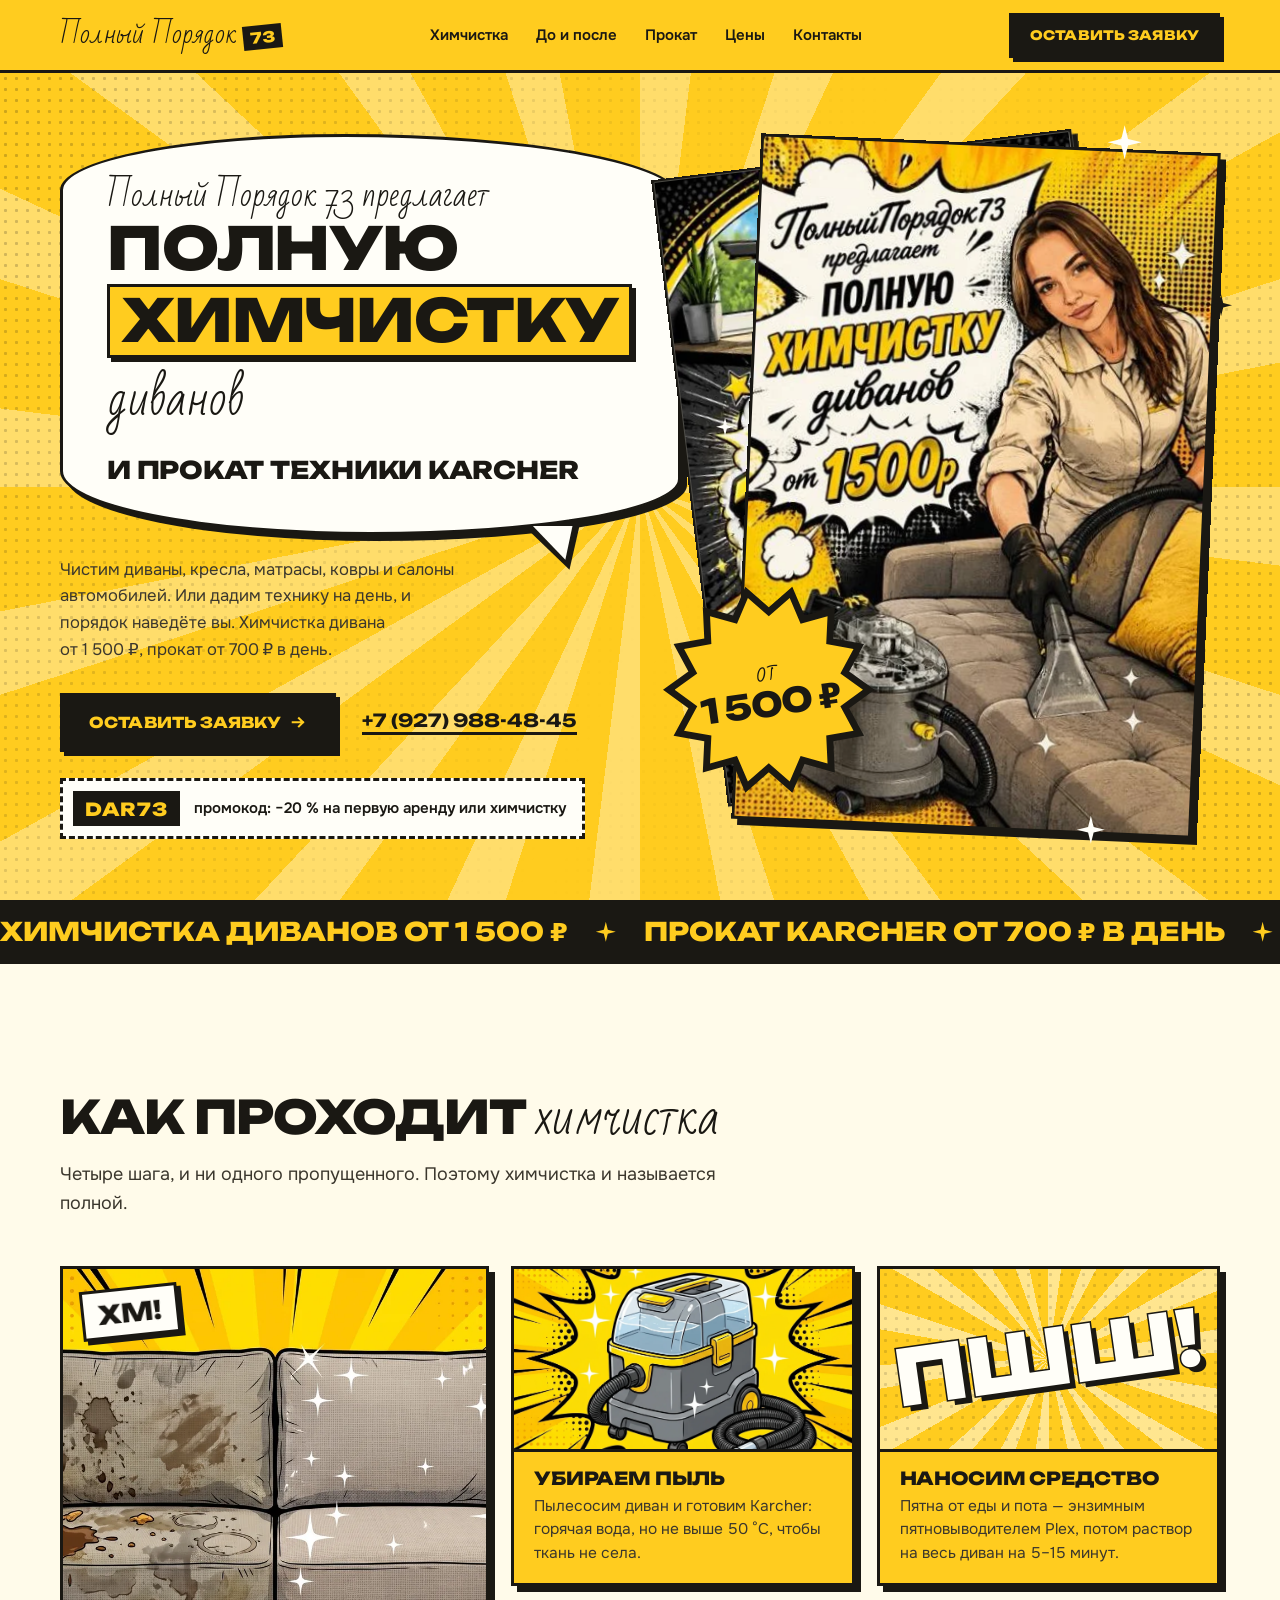
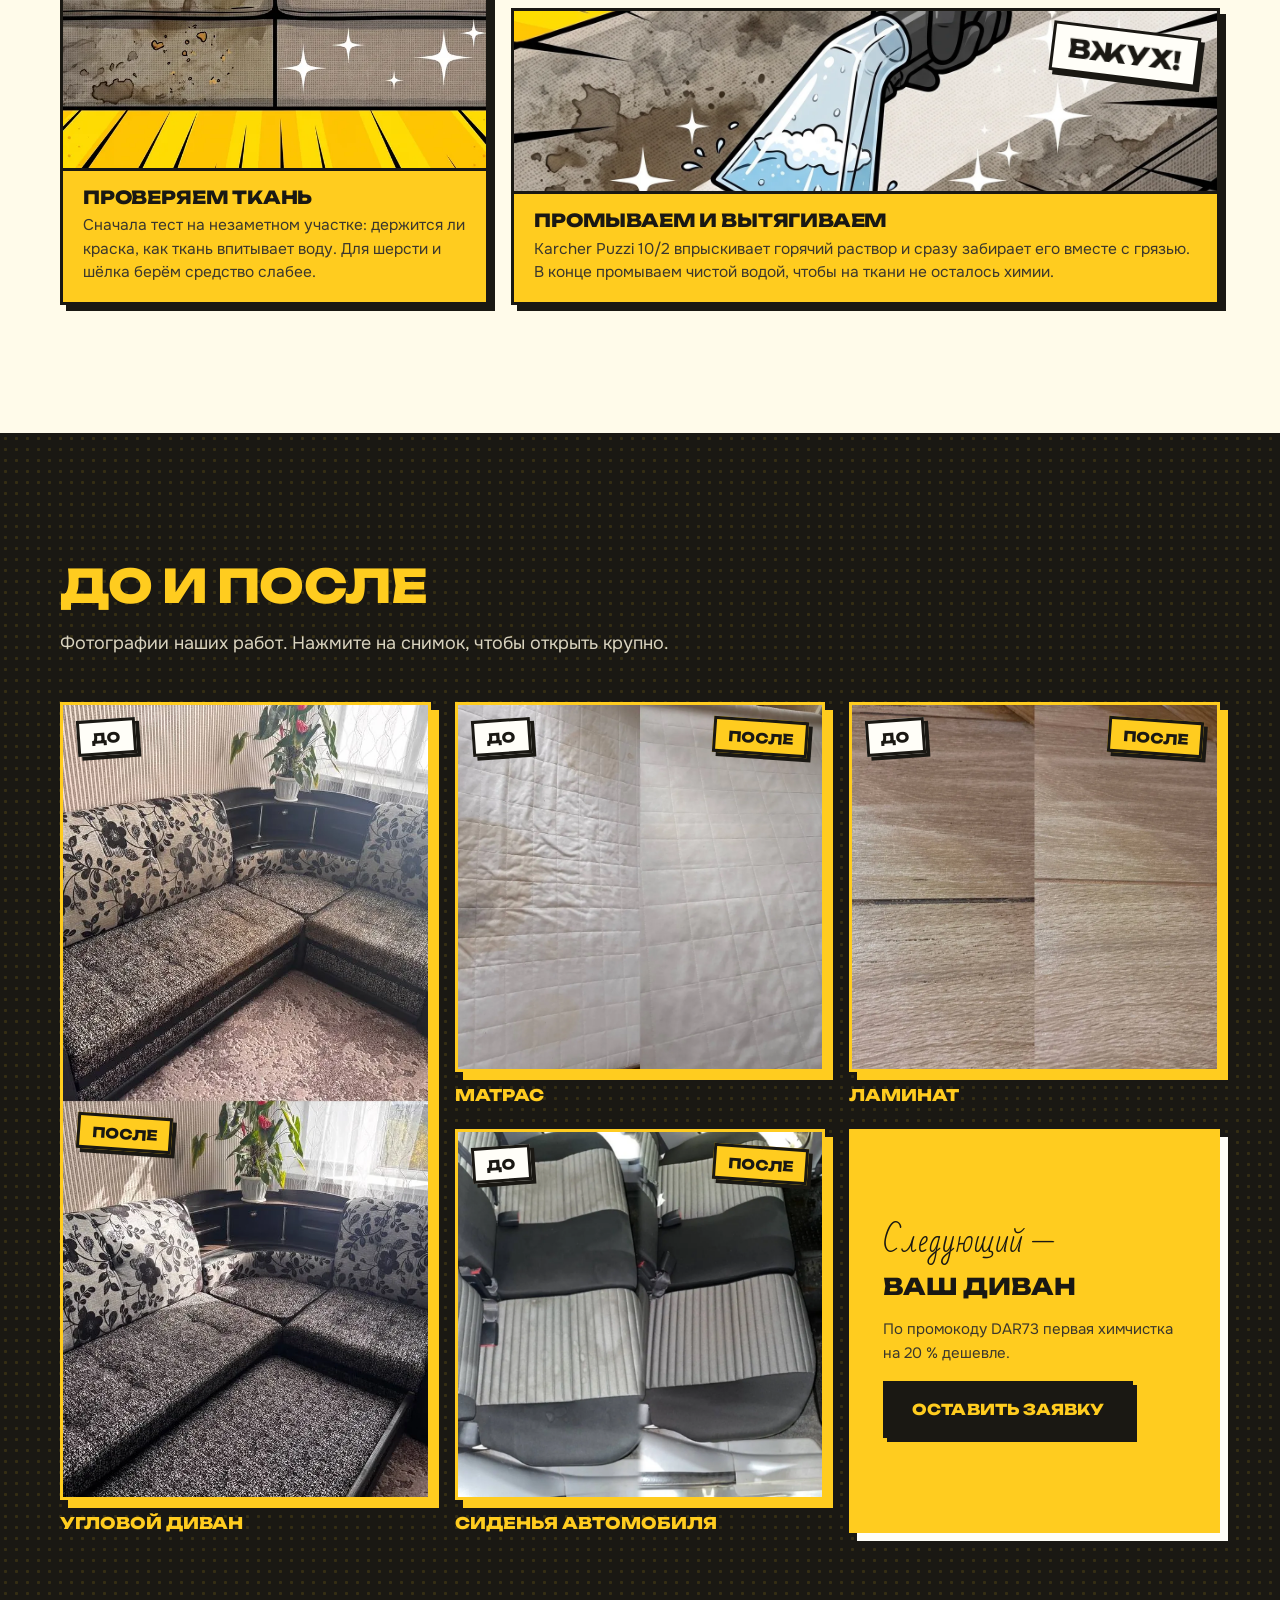
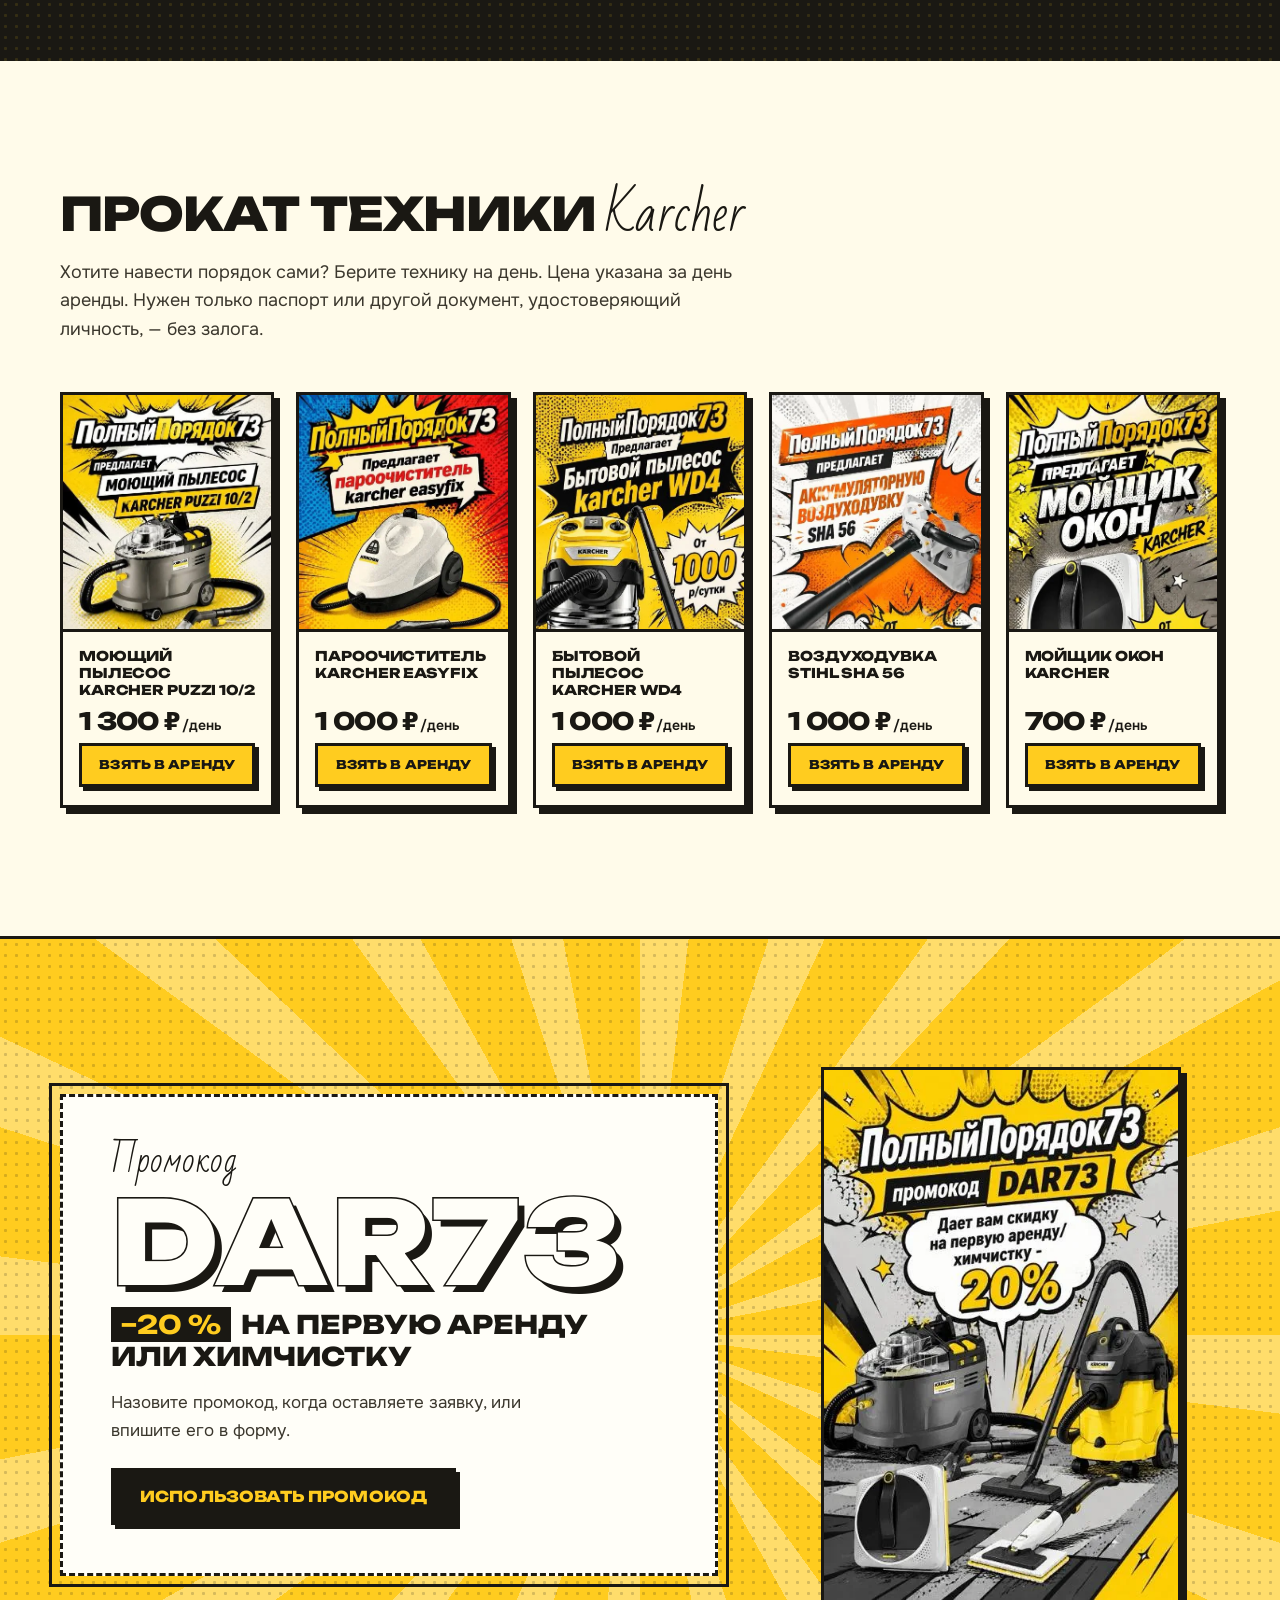
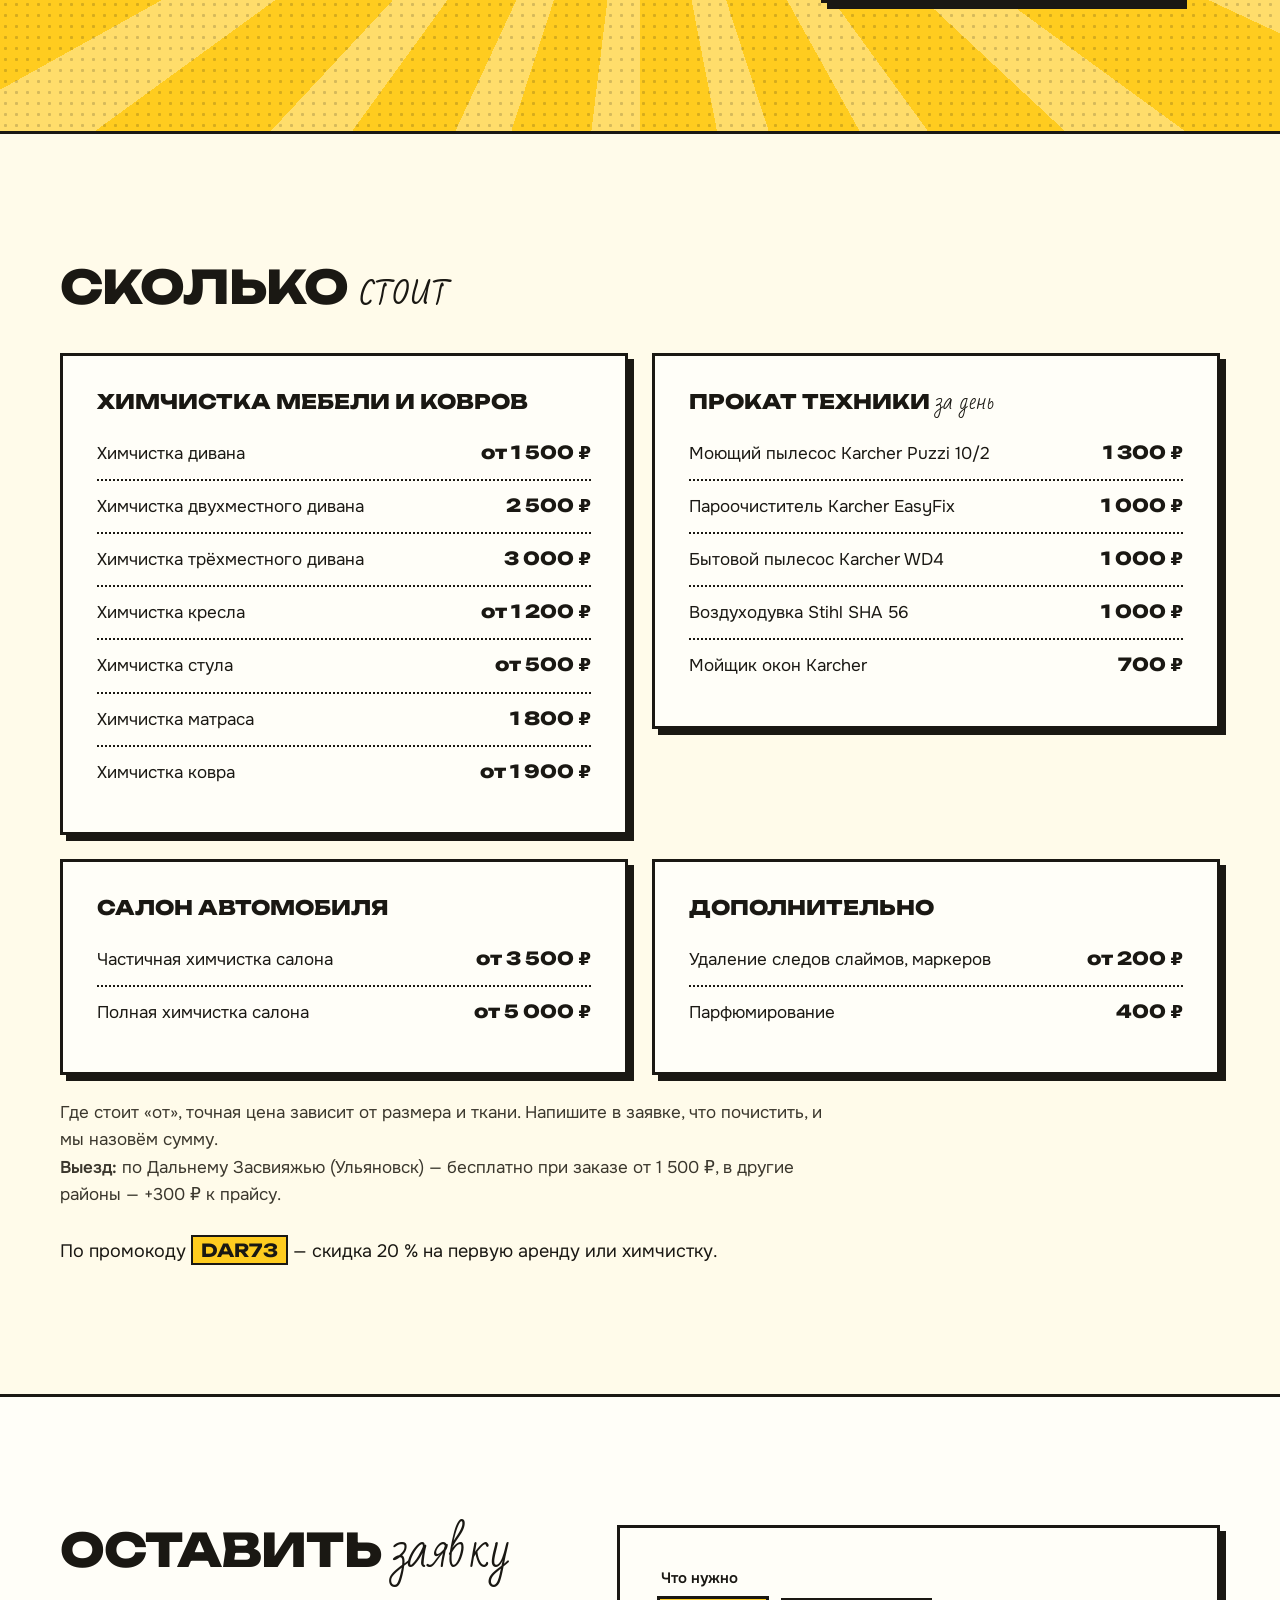
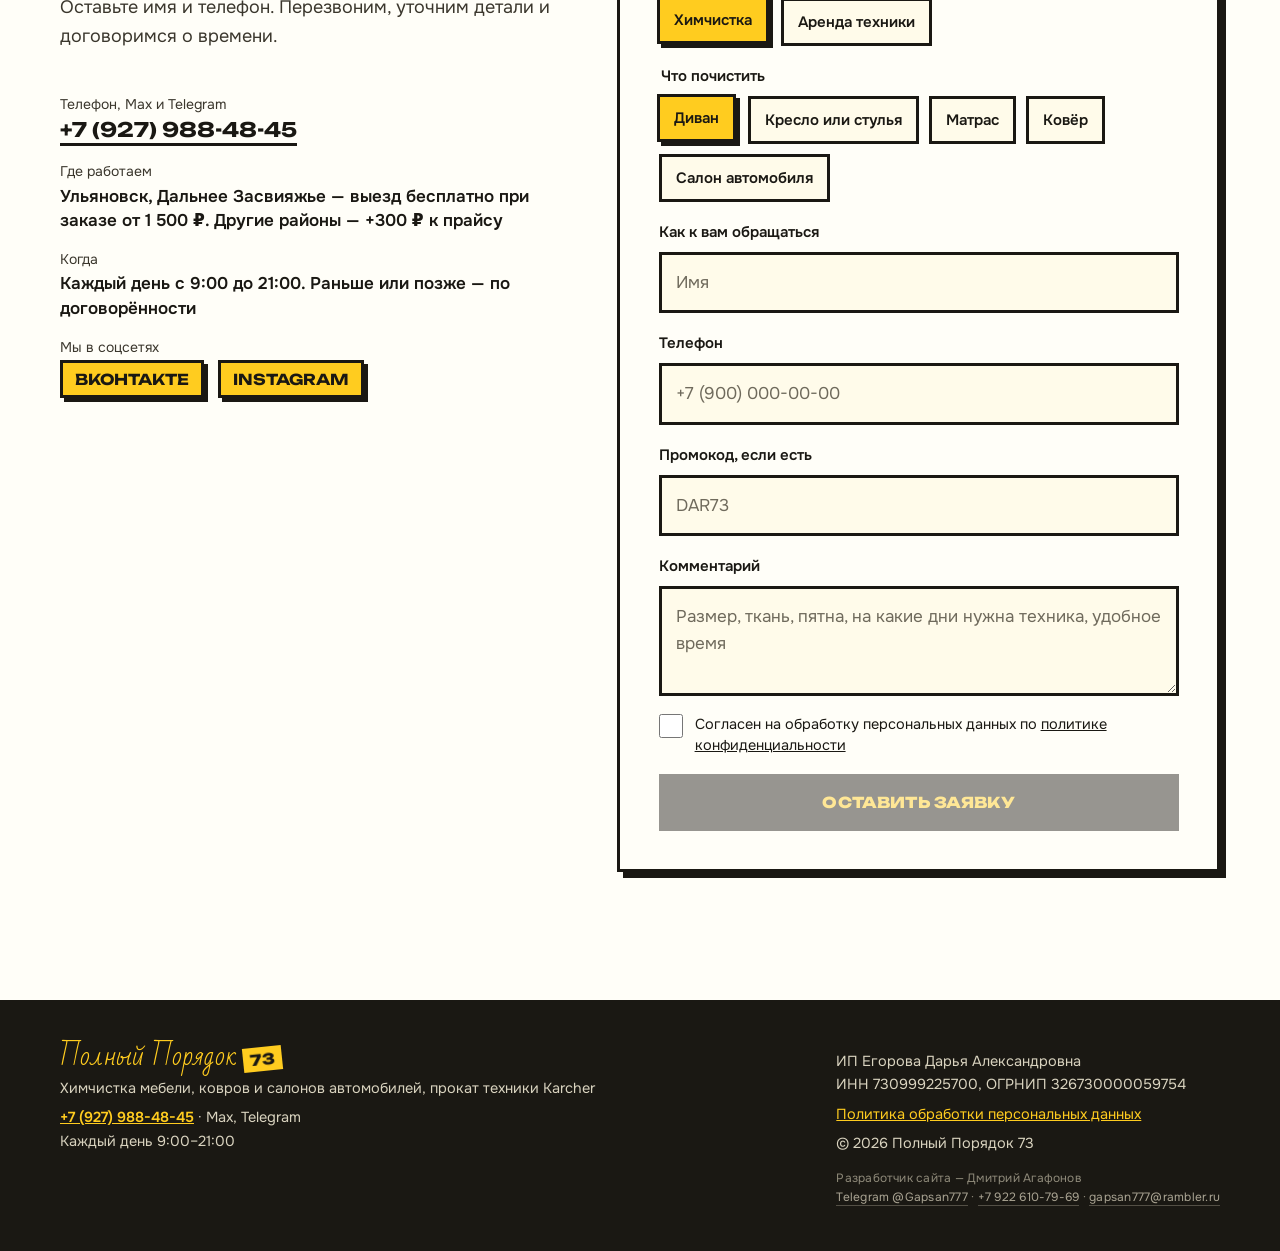
<file: index.html>
<!doctype html>
<html lang="ru">
<head>
<meta charset="utf-8">
<meta name="viewport" content="width=device-width, initial-scale=1, viewport-fit=cover">
<title>Полный Порядок 73 — химчистка диванов от 1 500 ₽ и прокат техники Karcher в Ульяновске</title>
<meta name="description" content="Ульяновск. Химчистка диванов от 1 500 ₽, кресел, матрасов, ковров и салонов автомобилей. Прокат техники Karcher от 700 ₽ в день: моющий пылесос Puzzi, пароочиститель, мойщик окон. Промокод DAR73 — скидка 20 % на первую аренду или химчистку.">
<meta name="theme-color" content="#ffcc1f">
<meta property="og:type" content="website">
<meta property="og:title" content="Полный Порядок 73 — химчистка диванов и прокат Karcher">
<meta property="og:description" content="Химчистка диванов от 1 500 ₽, прокат техники Karcher от 700 ₽ в день. Промокод DAR73 — скидка 20 %.">
<meta property="og:image" content="https://ledaomy26-hash.github.io/polnyy-poryadok-73/img/afisha.jpg">
<meta property="og:url" content="https://ledaomy26-hash.github.io/polnyy-poryadok-73/">
<meta property="og:locale" content="ru_RU">
<link rel="preload" href="fonts/unbounded-700-cyr.woff2" as="font" type="font/woff2" crossorigin>
<link rel="preload" href="fonts/badscript-cyr.woff2" as="font" type="font/woff2" crossorigin>
<link rel="stylesheet" href="css/style.css?v=12">
<script type="application/ld+json">
{"@context":"https://schema.org","@type":"LocalBusiness","name":"Полный Порядок 73","description":"Химчистка диванов, кресел, матрасов, ковров и салонов автомобилей, прокат техники Karcher","legalName":"ИП Егорова Дарья Александровна","taxID":"730999225700","priceRange":"200–5000 ₽","telephone":"+79279884845","openingHours":"Mo-Su 09:00-21:00","areaServed":"Ульяновск","address":{"@type":"PostalAddress","addressLocality":"Ульяновск","addressRegion":"Ульяновская область","addressCountry":"RU"},"sameAs":["https://vk.ru/id43137948"],"image":"img/afisha.jpg"}
</script>
</head>
<body>

<header class="top">
  <div class="wrap top__in">
    <a class="logo" href="#" aria-label="Полный Порядок 73, в начало"><span class="logo__name">Полный Порядок</span><span class="logo__num">73</span></a>
    <nav class="nav" aria-label="Разделы">
      <a href="#kak">Химчистка</a>
      <a href="#do-posle">До и после</a>
      <a href="#prokat">Прокат</a>
      <a href="#cena">Цены</a>
      <a href="#zayavka">Контакты</a>
    </nav>
    <a class="btn" href="#zayavka">Оставить заявку</a>
  </div>
</header>

<main>
  <section class="hero" aria-labelledby="h1">
    <div class="rays" aria-hidden="true"></div>
    <div class="halftone" aria-hidden="true"></div>
    <div class="wrap hero__grid">
      <div class="hero__text">
        <div class="bubble">
          <p class="hero__hand">Полный Порядок 73 предлагает</p>
          <h1 id="h1"><span class="w" style="--i:0">Полную</span> <span class="w mark" style="--i:1">химчистку</span> <span class="w hand" style="--i:2">диванов</span><span class="w h1__plus" style="--i:3">и&nbsp;прокат техники Karcher</span></h1>
        </div>
        <p class="hero__sub">Чистим диваны, кресла, матрасы, ковры и салоны автомобилей. Или дадим технику на день, и порядок наведёте вы. Химчистка дивана от&nbsp;1&nbsp;500&nbsp;₽, прокат от&nbsp;700&nbsp;₽ в&nbsp;день.</p>
        <div class="hero__cta">
          <a class="btn" href="#zayavka">Оставить заявку
            <svg class="btn__arrow" viewBox="0 0 24 24" fill="none" stroke="currentColor" stroke-width="3" stroke-linecap="square" aria-hidden="true"><path d="M4 12h15M13 6l6 6-6 6"/></svg></a>
          <a class="hero__phone" href="tel:+79279884845">+7 (927) 988-48-45</a>
        </div>
        <a class="hero__promo" href="#promo"><b>DAR73</b><span>промокод: −20&nbsp;% на&nbsp;первую аренду или химчистку</span></a>
      </div>
      <div class="hero__art">
        <div class="panel panel--back">
          <picture>
            <source srcset="img/afisha.webp" type="image/webp">
            <img src="img/afisha.jpg" width="445" height="667" alt="Техника Karcher Полного Порядка 73: моющий пылесос, пароочиститель, мойщик окон, хозяйственный пылесос, воздуходувка">
          </picture>
        </div>
        <div class="panel">
          <picture>
            <source srcset="img/plakat.webp" type="image/webp">
            <img src="img/plakat.jpg" width="445" height="667" alt="Дарья, мастер Полного Порядка 73, чистит диван моющим пылесосом">
          </picture>
        </div>
        <div class="price-star" aria-label="Химчистка дивана от 1 500 рублей"><div class="price-star__in"><span><small>от</small><b>1&nbsp;500&nbsp;₽</b></span></div></div>
        <i class="spark" style="--s:34px;top:-18px;right:14%;--d:.2s" aria-hidden="true"></i>
        <i class="spark spark--ink" style="--s:22px;top:22%;right:-26px;--d:1.1s" aria-hidden="true"></i>
        <i class="spark" style="--s:28px;bottom:-14px;right:22%;--d:.7s" aria-hidden="true"></i>
        <i class="spark" style="--s:18px;top:40%;left:-30px;--d:1.6s" aria-hidden="true"></i>
      </div>
    </div>
  </section>

  <div class="ticker" aria-hidden="true">
    <div class="ticker__track">
      <div class="ticker__item"><span>Химчистка диванов от 1 500 ₽</span><i></i><span>Прокат Karcher от 700 ₽ в день</span><i></i><span>Промокод DAR73 — −20 %</span><i></i><span>Полный Порядок 73</span><i></i></div>
      <div class="ticker__item"><span>Химчистка диванов от 1 500 ₽</span><i></i><span>Прокат Karcher от 700 ₽ в день</span><i></i><span>Промокод DAR73 — −20 %</span><i></i><span>Полный Порядок 73</span><i></i></div>
    </div>
  </div>

  <section class="sec" id="kak" aria-labelledby="h-kak">
    <div class="wrap">
      <h2 class="h2 rv" id="h-kak">Как проходит <span class="hand">химчистка</span></h2>
      <p class="lead rv" style="--i:1">Четыре шага, и ни одного пропущенного. Поэтому химчистка и называется полной.</p>

      <div class="strip">
        <article class="frame frame--big rv" style="--rr:-3deg">
          <div class="frame__pic">
            <picture>
              <source srcset="img/do-posle.webp" type="image/webp">
              <img src="img/do-posle.jpg" alt="Половина дивана грязная, половина чистая" loading="lazy">
            </picture>
          </div>
          <span class="boom" style="top:18px;left:18px;--r:-6deg">Хм!</span>
          <div class="frame__cap"><h3>Проверяем ткань</h3><p>Сначала тест на незаметном участке: держится ли краска, как ткань впитывает воду. Для шерсти и шёлка берём средство слабее.</p></div>
        </article>

        <article class="frame rv" style="--rr:4deg;--i:1">
          <div class="frame__pic">
            <picture>
              <source srcset="img/ekstraktor.webp" type="image/webp">
              <img src="img/ekstraktor.jpg" alt="Моющий пылесос-экстрактор" loading="lazy">
            </picture>
          </div>
          <div class="frame__cap"><h3>Убираем пыль</h3><p>Пылесосим диван и готовим Karcher: горячая вода, но не выше 50&nbsp;°C, чтобы ткань не села.</p></div>
        </article>

        <article class="frame frame--type rv" style="--rr:-5deg;--i:2">
          <div class="frame__pic frame__pic--type">
            <div class="halftone" aria-hidden="true"></div>
            <span class="onomato" aria-hidden="true">Пшш!</span>
          </div>
          <div class="frame__cap"><h3>Наносим средство</h3><p>Пятна от еды и пота — энзимным пятновыводителем Plex, потом раствор на весь диван на 5–15 минут.</p></div>
        </article>

        <article class="frame frame--wide rv" style="--rr:2deg;--i:3">
          <div class="frame__pic">
            <picture>
              <source srcset="img/nasadka.webp" type="image/webp">
              <img src="img/nasadka.jpg" alt="Рука в перчатке ведёт насадкой экстрактора по ткани дивана" loading="lazy">
            </picture>
          </div>
          <span class="boom" style="top:18px;right:18px;--r:7deg">Вжух!</span>
          <div class="frame__cap"><h3>Промываем и вытягиваем</h3><p>Karcher Puzzi 10/2 впрыскивает горячий раствор и сразу забирает его вместе с грязью. В конце промываем чистой водой, чтобы на ткани не осталось химии.</p></div>
        </article>
      </div>
    </div>
  </section>

  <section class="sec ba" id="do-posle" aria-labelledby="h-ba">
    <div class="halftone" aria-hidden="true"></div>
    <div class="wrap">
      <h2 class="h2 rv" id="h-ba">До и после</h2>
      <p class="lead rv" style="--i:1">Фотографии наших работ. Нажмите на снимок, чтобы открыть крупно.</p>
      <div class="works">
        <figure class="work work--tall rv" style="--rr:-2deg">
          <button class="work__pic" type="button" data-zoom="img/rabota-divan.jpg" aria-label="Открыть крупно: угловой диван до и после чистки">
            <picture>
              <source srcset="img/rabota-divan.webp" type="image/webp">
              <img src="img/rabota-divan.jpg" width="853" height="1280" alt="Угловой диван: сверху до чистки, снизу после" loading="lazy">
            </picture>
            <span class="ba__tag ba__tag--before" style="top:14px;left:14px">До</span>
            <span class="ba__tag ba__tag--after" style="top:calc(50% + 14px);left:14px;right:auto">После</span>
          </button>
          <figcaption>Угловой диван</figcaption>
        </figure>
        <figure class="work rv" style="--rr:2deg;--i:1">
          <button class="work__pic" type="button" data-zoom="img/rabota-matras.jpg" aria-label="Открыть крупно: матрас до и после чистки">
            <picture>
              <source srcset="img/rabota-matras.webp" type="image/webp">
              <img src="img/rabota-matras.jpg" width="1000" height="1000" alt="Матрас: слева до чистки, справа после" loading="lazy">
            </picture>
            <span class="ba__tag ba__tag--before">До</span>
            <span class="ba__tag ba__tag--after">После</span>
          </button>
          <figcaption>Матрас</figcaption>
        </figure>
        <figure class="work rv" style="--rr:-3deg;--i:2">
          <button class="work__pic" type="button" data-zoom="img/rabota-laminat.jpg" aria-label="Открыть крупно: ламинат до и после чистки">
            <picture>
              <source srcset="img/rabota-laminat.webp" type="image/webp">
              <img src="img/rabota-laminat.jpg" width="1000" height="1000" alt="Ламинат: слева до чистки, справа после" loading="lazy">
            </picture>
            <span class="ba__tag ba__tag--before">До</span>
            <span class="ba__tag ba__tag--after">После</span>
          </button>
          <figcaption>Ламинат</figcaption>
        </figure>
        <figure class="work rv" style="--rr:3deg;--i:3">
          <button class="work__pic" type="button" data-zoom="img/rabota-sidenya.jpg" aria-label="Открыть крупно: сиденья автомобиля до и после чистки">
            <picture>
              <source srcset="img/rabota-sidenya.webp" type="image/webp">
              <img src="img/rabota-sidenya.jpg" width="1000" height="1000" alt="Сиденья автомобиля: слева до чистки, справа после" loading="lazy">
            </picture>
            <span class="ba__tag ba__tag--before">До</span>
            <span class="ba__tag ba__tag--after">После</span>
          </button>
          <figcaption>Сиденья автомобиля</figcaption>
        </figure>
        <div class="work work--next rv" style="--rr:-2deg;--i:4">
          <p>Следующий —</p>
          <b>ваш диван</b>
          <small>По промокоду DAR73 первая химчистка на 20&nbsp;% дешевле.</small>
          <a class="btn" href="#zayavka">Оставить заявку</a>
        </div>
      </div>
    </div>
  </section>

  <section class="sec" id="prokat" aria-labelledby="h-prokat">
    <div class="wrap">
      <h2 class="h2 rv" id="h-prokat">Прокат техники <span class="hand">Karcher</span></h2>
      <p class="lead rv" style="--i:1">Хотите навести порядок сами? Берите технику на день. Цена указана за день аренды. Нужен только паспорт или другой документ, удостоверяющий личность, — без залога.</p>
      <div class="rent">
        <article class="item rv" style="--rr:-2deg">
          <picture>
            <source srcset="img/prokat-puzzi.webp" type="image/webp">
            <img src="img/prokat-puzzi.jpg" width="445" height="667" alt="Моющий пылесос Karcher Puzzi 10/2" loading="lazy">
          </picture>
          <div class="item__cap">
            <h3>Моющий пылесос Karcher Puzzi&nbsp;10/2</h3>
            <p class="item__price">1&nbsp;300&nbsp;₽<span>/день</span></p>
            <a class="btn btn--sun" href="#zayavka" data-pick="Моющий пылесос Karcher Puzzi 10/2">Взять в аренду</a>
          </div>
        </article>
        <article class="item rv" style="--rr:2deg;--i:1">
          <picture>
            <source srcset="img/prokat-easyfix.webp" type="image/webp">
            <img src="img/prokat-easyfix.jpg" width="445" height="667" alt="Пароочиститель Karcher EasyFix" loading="lazy">
          </picture>
          <div class="item__cap">
            <h3>Пароочиститель Karcher EasyFix</h3>
            <p class="item__price">1&nbsp;000&nbsp;₽<span>/день</span></p>
            <a class="btn btn--sun" href="#zayavka" data-pick="Пароочиститель Karcher EasyFix">Взять в аренду</a>
          </div>
        </article>
        <article class="item rv" style="--rr:-3deg;--i:2">
          <picture>
            <source srcset="img/prokat-wd4.webp" type="image/webp">
            <img src="img/prokat-wd4.jpg" width="445" height="667" alt="Бытовой пылесос Karcher WD4" loading="lazy">
          </picture>
          <div class="item__cap">
            <h3>Бытовой пылесос Karcher WD4</h3>
            <p class="item__price">1&nbsp;000&nbsp;₽<span>/день</span></p>
            <a class="btn btn--sun" href="#zayavka" data-pick="Бытовой пылесос Karcher WD4">Взять в аренду</a>
          </div>
        </article>
        <article class="item rv" style="--rr:3deg;--i:3">
          <picture>
            <source srcset="img/prokat-sha56.webp" type="image/webp">
            <img src="img/prokat-sha56.jpg" width="445" height="667" alt="Воздуходувка Stihl SHA 56" loading="lazy">
          </picture>
          <div class="item__cap">
            <h3>Воздуходувка Stihl SHA&nbsp;56</h3>
            <p class="item__price">1&nbsp;000&nbsp;₽<span>/день</span></p>
            <a class="btn btn--sun" href="#zayavka" data-pick="Воздуходувка Stihl SHA 56">Взять в аренду</a>
          </div>
        </article>
        <article class="item rv" style="--rr:-2deg;--i:4">
          <picture>
            <source srcset="img/prokat-okna.webp" type="image/webp">
            <img src="img/prokat-okna.jpg" width="445" height="667" alt="Мойщик окон Karcher" loading="lazy">
          </picture>
          <div class="item__cap">
            <h3>Мойщик окон Karcher</h3>
            <p class="item__price">700&nbsp;₽<span>/день</span></p>
            <a class="btn btn--sun" href="#zayavka" data-pick="Мойщик окон Karcher">Взять в аренду</a>
          </div>
        </article>
      </div>
    </div>
  </section>

  <section class="sec promo" id="promo" aria-labelledby="h-promo">
    <div class="rays" aria-hidden="true"></div>
    <div class="halftone" aria-hidden="true"></div>
    <div class="wrap promo__in">
      <div class="coupon rv">
        <p class="coupon__hand">Промокод</p>
        <h2 class="coupon__code" id="h-promo">DAR73</h2>
        <p class="coupon__deal"><b>−20&nbsp;%</b> на первую аренду или химчистку</p>
        <p class="coupon__how">Назовите промокод, когда оставляете заявку, или впишите его в форму.</p>
        <a class="btn" href="#zayavka">Использовать промокод</a>
      </div>
      <div class="promo__art rv" style="--rr:4deg;--i:1">
        <div class="panel">
          <picture>
            <source srcset="img/promo-dar73.webp" type="image/webp">
            <img src="img/promo-dar73.jpg" width="445" height="667" alt="Промокод DAR73 даёт скидку 20 % на первую аренду или химчистку" loading="lazy">
          </picture>
        </div>
      </div>
    </div>
  </section>

  <section class="sec" id="cena" aria-labelledby="h-cena">
    <div class="wrap">
      <h2 class="h2 rv" id="h-cena">Сколько <span class="hand">стоит</span></h2>
      <div class="prices">
        <div class="prices__box rv">
          <h3>Химчистка мебели и ковров</h3>
          <ul>
            <li><span>Химчистка дивана</span><b>от 1&nbsp;500&nbsp;₽</b></li>
            <li><span>Химчистка двухместного дивана</span><b>2&nbsp;500&nbsp;₽</b></li>
            <li><span>Химчистка трёхместного дивана</span><b>3&nbsp;000&nbsp;₽</b></li>
            <li><span>Химчистка кресла</span><b>от 1&nbsp;200&nbsp;₽</b></li>
            <li><span>Химчистка стула</span><b>от 500&nbsp;₽</b></li>
            <li><span>Химчистка матраса</span><b>1&nbsp;800&nbsp;₽</b></li>
            <li><span>Химчистка ковра</span><b>от 1&nbsp;900&nbsp;₽</b></li>
          </ul>
        </div>
        <div class="prices__box rv" style="--i:1">
          <h3>Прокат техники <small>за день</small></h3>
          <ul>
            <li><span>Моющий пылесос Karcher Puzzi 10/2</span><b>1&nbsp;300&nbsp;₽</b></li>
            <li><span>Пароочиститель Karcher EasyFix</span><b>1&nbsp;000&nbsp;₽</b></li>
            <li><span>Бытовой пылесос Karcher WD4</span><b>1&nbsp;000&nbsp;₽</b></li>
            <li><span>Воздуходувка Stihl SHA 56</span><b>1&nbsp;000&nbsp;₽</b></li>
            <li><span>Мойщик окон Karcher</span><b>700&nbsp;₽</b></li>
          </ul>
        </div>
        <div class="prices__box rv" style="--i:2">
          <h3>Салон автомобиля</h3>
          <ul>
            <li><span>Частичная химчистка салона</span><b>от 3&nbsp;500&nbsp;₽</b></li>
            <li><span>Полная химчистка салона</span><b>от 5&nbsp;000&nbsp;₽</b></li>
          </ul>
        </div>
        <div class="prices__box rv" style="--i:3">
          <h3>Дополнительно</h3>
          <ul>
            <li><span>Удаление следов слаймов, маркеров</span><b>от 200&nbsp;₽</b></li>
            <li><span>Парфюмирование</span><b>400&nbsp;₽</b></li>
          </ul>
        </div>
      </div>
      <p class="prices__note rv">Где стоит «от», точная цена зависит от размера и ткани. Напишите в заявке, что почистить, и мы назовём сумму.<br><b>Выезд:</b> по Дальнему Засвияжью (Ульяновск) — бесплатно при заказе от 1&nbsp;500&nbsp;₽, в другие районы — +300&nbsp;₽ к прайсу.</p>
      <p class="prices__promo rv" style="--i:2">По промокоду <b>DAR73</b> — скидка 20&nbsp;% на первую аренду или химчистку.</p>
    </div>
  </section>

  <section class="sec sec--paper" id="zayavka" aria-labelledby="h-zayavka">
    <div class="wrap order">
      <div class="order__aside">
        <h2 class="h2 rv" id="h-zayavka">Оставить <span class="hand">заявку</span></h2>
        <p class="lead rv" style="--i:1">Оставьте имя и телефон. Перезвоним, уточним детали и договоримся о времени.</p>
        <ul class="contacts rv" style="--i:2">
          <li><span>Телефон, Max и Telegram</span><a href="tel:+79279884845">+7 (927) 988-48-45</a></li>
          <li><span>Где работаем</span><b>Ульяновск, Дальнее Засвияжье — выезд бесплатно при заказе от&nbsp;1&nbsp;500&nbsp;₽. Другие районы — +300&nbsp;₽ к&nbsp;прайсу</b></li>
          <li><span>Когда</span><b>Каждый день с&nbsp;9:00 до&nbsp;21:00. Раньше или позже — по договорённости</b></li>
          <li><span>Мы в соцсетях</span><span class="socials"><a href="https://vk.ru/id43137948" target="_blank" rel="noopener">ВКонтакте</a><a href="https://instagram.com/polniyporyadok73" target="_blank" rel="noopener">Instagram</a></span></li>
        </ul>
      </div>

      <form class="form rv" style="--i:1" novalidate data-form>
        <fieldset class="field chips">
          <legend>Что нужно</legend>
          <label class="chip"><input type="radio" name="usluga" value="Химчистка" checked data-usluga><span>Химчистка</span></label>
          <label class="chip"><input type="radio" name="usluga" value="Аренда техники" data-usluga><span>Аренда техники</span></label>
        </fieldset>
        <fieldset class="field chips" data-for="Химчистка">
          <legend>Что почистить</legend>
          <label class="chip"><input type="radio" name="chto" value="Диван" checked><span>Диван</span></label>
          <label class="chip"><input type="radio" name="chto" value="Кресло или стулья"><span>Кресло или стулья</span></label>
          <label class="chip"><input type="radio" name="chto" value="Матрас"><span>Матрас</span></label>
          <label class="chip"><input type="radio" name="chto" value="Ковёр"><span>Ковёр</span></label>
          <label class="chip"><input type="radio" name="chto" value="Салон автомобиля"><span>Салон автомобиля</span></label>
        </fieldset>
        <div class="field" data-for="Аренда техники" hidden>
          <label for="f-tech">Какая техника</label>
          <select id="f-tech" name="tehnika">
            <option>Моющий пылесос Karcher Puzzi 10/2</option>
            <option>Пароочиститель Karcher EasyFix</option>
            <option>Бытовой пылесос Karcher WD4</option>
            <option>Воздуходувка Stihl SHA 56</option>
            <option>Мойщик окон Karcher</option>
          </select>
        </div>
        <div class="field">
          <label for="f-name">Как к вам обращаться</label>
          <input id="f-name" name="name" type="text" autocomplete="name" placeholder="Имя">
        </div>
        <div class="field" data-need>
          <label for="f-phone">Телефон</label>
          <input id="f-phone" name="phone" type="tel" inputmode="tel" autocomplete="tel" placeholder="+7 (900) 000-00-00" required>
          <span class="err" role="alert">Укажите номер, чтобы мы могли перезвонить</span>
        </div>
        <div class="field">
          <label for="f-promo">Промокод, если есть</label>
          <input id="f-promo" name="promo" type="text" autocomplete="off" placeholder="DAR73">
        </div>
        <div class="field">
          <label for="f-msg">Комментарий</label>
          <textarea id="f-msg" name="msg" placeholder="Размер, ткань, пятна, на какие дни нужна техника, удобное время"></textarea>
        </div>
        <label class="consent"><input type="checkbox" name="consent" data-consent> <span>Согласен на обработку персональных данных по <a href="politika.html">политике конфиденциальности</a></span></label>
        <button class="btn" type="submit" disabled data-submit>Оставить заявку</button>
        <div class="form__done" hidden data-done>
          <b>Заявка принята!</b>
          <p>Скоро перезвоним</p>
        </div>
      </form>
    </div>
  </section>
</main>

<footer class="foot">
  <div class="wrap foot__in">
    <div>
      <a class="logo" href="#"><span class="logo__name">Полный Порядок</span><span class="logo__num">73</span></a>
      <p>Химчистка мебели, ковров и салонов автомобилей, прокат техники Karcher</p>
      <p><a href="tel:+79279884845">+7 (927) 988-48-45</a> · Max, Telegram<br>Каждый день 9:00–21:00</p>
    </div>
    <div>
      <p>ИП Егорова Дарья Александровна<br>ИНН 730999225700, ОГРНИП 326730000059754</p>
      <p><a href="politika.html">Политика обработки персональных данных</a></p>
      <p>© 2026 Полный Порядок 73</p>
      <p class="foot__dev">Разработчик сайта — Дмитрий Агафонов<br><a href="https://t.me/Gapsan777" target="_blank" rel="noopener">Telegram @Gapsan777</a> · <a href="tel:+79226107969">+7 922 610-79-69</a> · <a href="mailto:gapsan777@rambler.ru">gapsan777@rambler.ru</a></p>
    </div>
  </div>
</footer>

<div class="dock"><a class="btn btn--sun dock__call" href="tel:+79279884845" aria-label="Позвонить +7 (927) 988-48-45">Позвонить</a><a class="btn" href="#zayavka">Заявка</a></div>

<dialog class="zoom" data-zoom-box aria-label="Фото работы крупно">
  <img alt="" data-zoom-img>
  <button class="zoom__x" type="button" data-zoom-close aria-label="Закрыть">×</button>
</dialog>

<script src="js/site.js?v=12" defer></script>
</body>
</html>
</file>
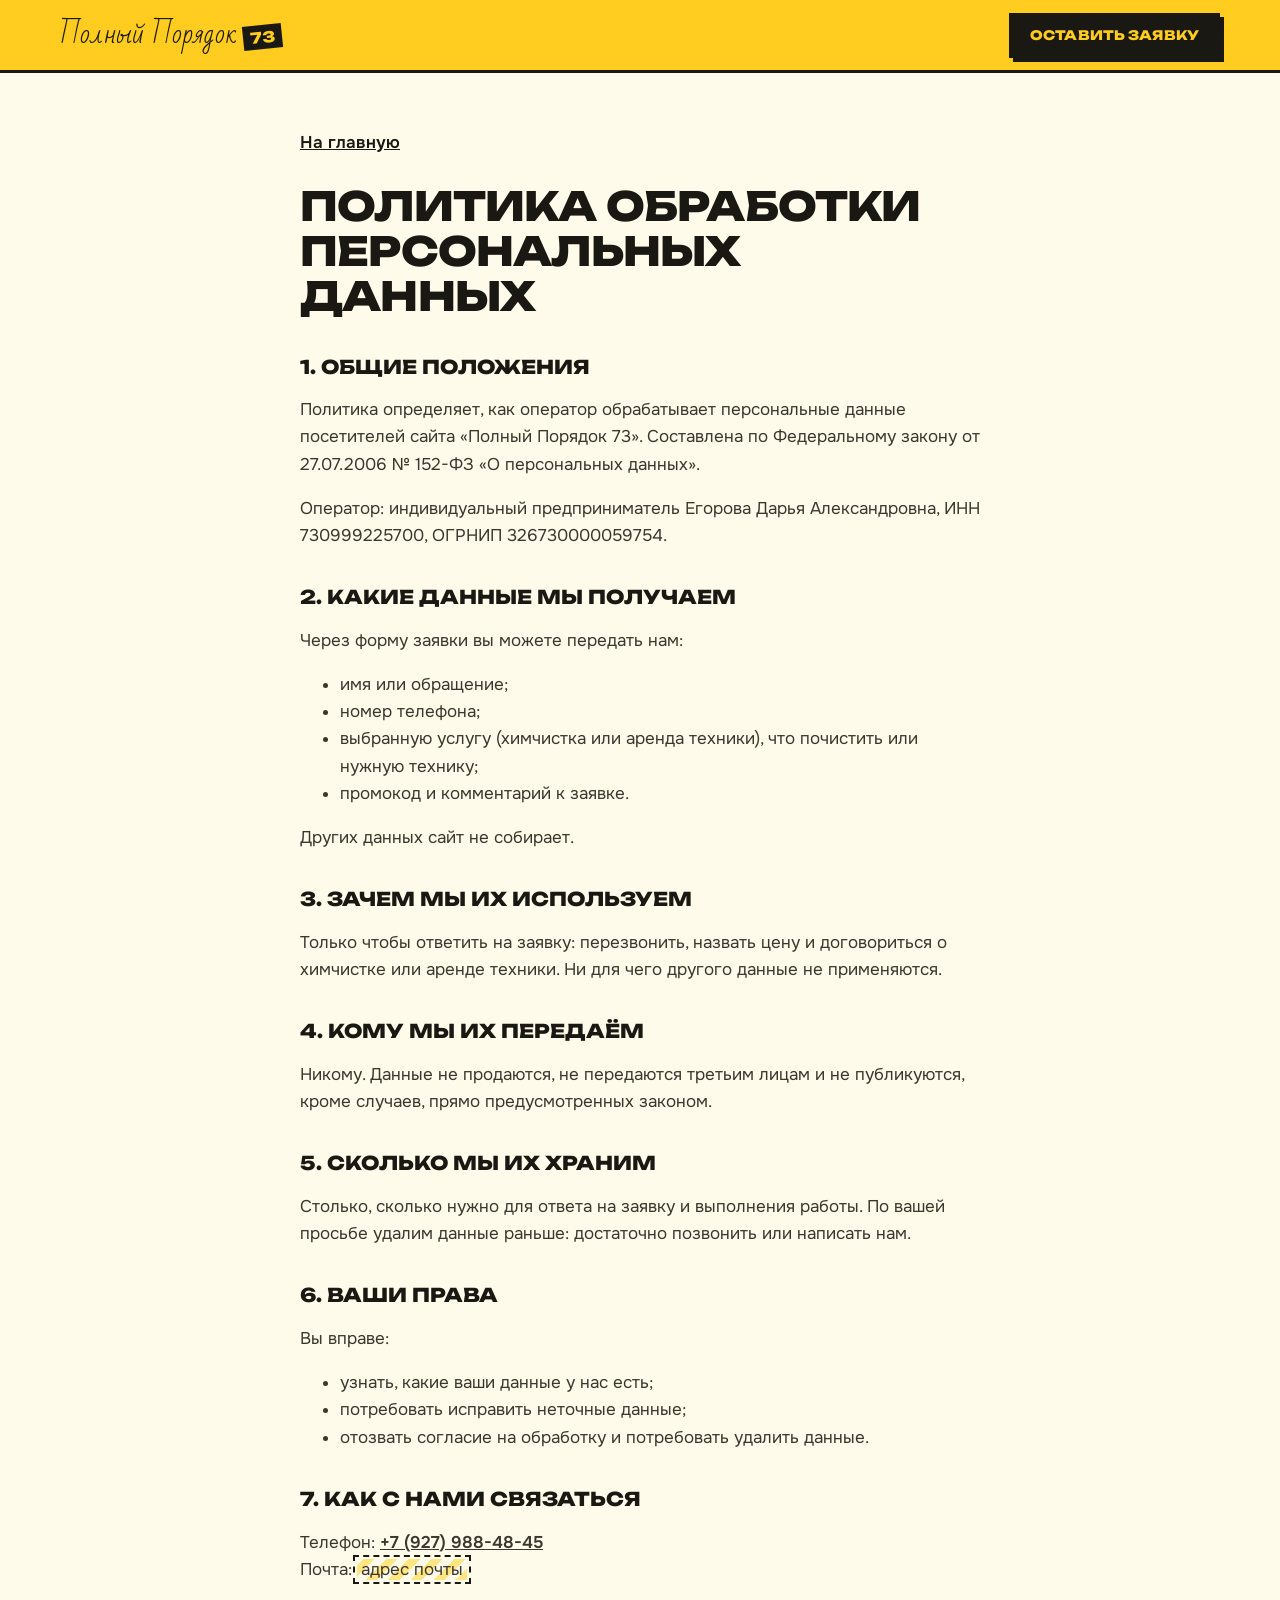
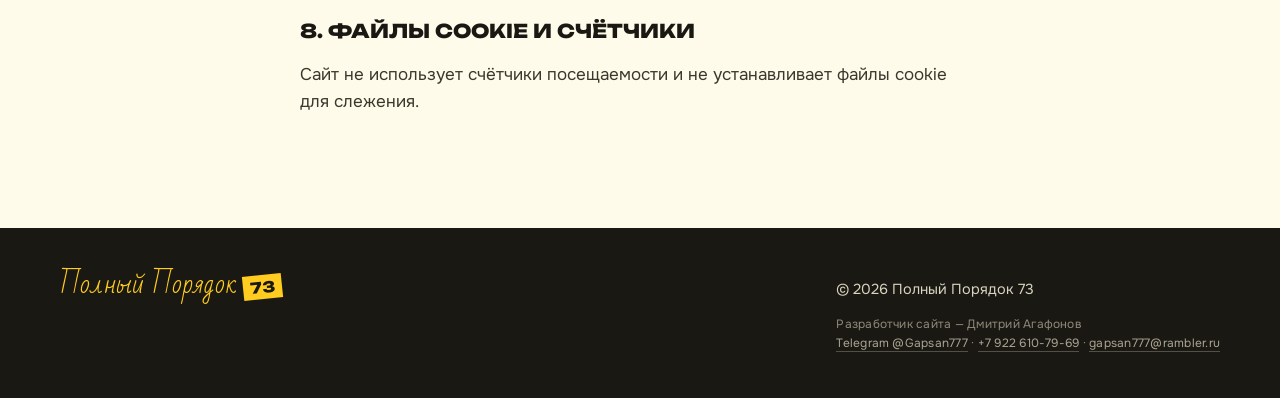
<file: politika.html>
<!doctype html>
<html lang="ru">
<head>
<meta charset="utf-8">
<meta name="viewport" content="width=device-width, initial-scale=1, viewport-fit=cover">
<title>Политика обработки персональных данных — Полный Порядок 73</title>
<meta name="description" content="Как Полный Порядок 73 обрабатывает данные, которые вы оставляете в заявке на сайте.">
<meta name="theme-color" content="#ffcc1f">
<link rel="stylesheet" href="css/style.css?v=12">
<style>
  .doc{max-width:760px;padding-block:56px 96px}
  .doc h1{font:800 clamp(26px,3.4vw,40px)/1.12 var(--display);text-transform:uppercase;letter-spacing:-.02em;margin:0 0 28px}
  .doc h2{font:800 19px/1.3 var(--display);text-transform:uppercase;margin:36px 0 10px}
  .doc p,.doc li{color:var(--ink-soft)}
  .doc a{font-weight:600}
  .back{display:inline-block;margin-bottom:28px;font-weight:600}
</style>
</head>
<body>
<header class="top">
  <div class="wrap top__in">
    <a class="logo" href="index.html" aria-label="Полный Порядок 73, на главную"><span class="logo__name">Полный Порядок</span><span class="logo__num">73</span></a>
    <a class="btn" href="index.html#zayavka">Оставить заявку</a>
  </div>
</header>
<main class="wrap doc">
  <a class="back" href="index.html">На главную</a>
  <h1>Политика обработки персональных данных</h1>

  <h2>1. Общие положения</h2>
  <p>Политика определяет, как оператор обрабатывает персональные данные посетителей сайта «Полный Порядок 73». Составлена по Федеральному закону от 27.07.2006 № 152-ФЗ «О персональных данных».</p>
  <p>Оператор: индивидуальный предприниматель Егорова Дарья Александровна, ИНН 730999225700, ОГРНИП 326730000059754.</p>

  <h2>2. Какие данные мы получаем</h2>
  <p>Через форму заявки вы можете передать нам:</p>
  <ul>
    <li>имя или обращение;</li>
    <li>номер телефона;</li>
    <li>выбранную услугу (химчистка или аренда техники), что почистить или нужную технику;</li>
    <li>промокод и комментарий к заявке.</li>
  </ul>
  <p>Других данных сайт не собирает.</p>

  <h2>3. Зачем мы их используем</h2>
  <p>Только чтобы ответить на заявку: перезвонить, назвать цену и договориться о химчистке или аренде техники. Ни для чего другого данные не применяются.</p>

  <h2>4. Кому мы их передаём</h2>
  <p>Никому. Данные не продаются, не передаются третьим лицам и не публикуются, кроме случаев, прямо предусмотренных законом.</p>

  <h2>5. Сколько мы их храним</h2>
  <p>Столько, сколько нужно для ответа на заявку и выполнения работы. По вашей просьбе удалим данные раньше: достаточно позвонить или написать нам.</p>

  <h2>6. Ваши права</h2>
  <p>Вы вправе:</p>
  <ul>
    <li>узнать, какие ваши данные у нас есть;</li>
    <li>потребовать исправить неточные данные;</li>
    <li>отозвать согласие на обработку и потребовать удалить данные.</li>
  </ul>

  <h2>7. Как с нами связаться</h2>
  <p>Телефон: <a href="tel:+79279884845">+7 (927) 988-48-45</a><br>Почта: <span class="todo">адрес почты</span></p>

  <h2>8. Файлы cookie и счётчики</h2>
  <p>Сайт не использует счётчики посещаемости и не устанавливает файлы cookie для слежения.</p>
</main>
<footer class="foot">
  <div class="wrap foot__in">
    <a class="logo" href="index.html"><span class="logo__name">Полный Порядок</span><span class="logo__num">73</span></a>
    <div>
      <p>© 2026 Полный Порядок 73</p>
      <p class="foot__dev">Разработчик сайта — Дмитрий Агафонов<br><a href="https://t.me/Gapsan777" target="_blank" rel="noopener">Telegram @Gapsan777</a> · <a href="tel:+79226107969">+7 922 610-79-69</a> · <a href="mailto:gapsan777@rambler.ru">gapsan777@rambler.ru</a></p>
    </div>
  </div>
</footer>
</body>
</html>
</file>
<file: css/style.css>
/* Полный Порядок 73 — химчистка диванов. Стиль взят с плаката заказчика: комикс, жёлтый с чёрным, точечный растр. */

@font-face{font-family:"Unbounded";font-weight:700 800;font-display:swap;src:url("../fonts/unbounded-700-cyr.woff2") format("woff2");unicode-range:U+0301,U+0400-045F,U+0490-0491,U+04B0-04B1,U+2116}
@font-face{font-family:"Unbounded";font-weight:700 800;font-display:swap;src:url("../fonts/unbounded-700-lat.woff2") format("woff2");unicode-range:U+0000-00FF,U+0131,U+0152-0153,U+02BB-02BC,U+02C6,U+02DA,U+02DC,U+2000-206F,U+20BD,U+2122,U+2212}
@font-face{font-family:"Onest";font-weight:400 600;font-display:swap;src:url("../fonts/onest-400-cyr.woff2") format("woff2");unicode-range:U+0301,U+0400-045F,U+0490-0491,U+04B0-04B1,U+2116}
@font-face{font-family:"Onest";font-weight:400 600;font-display:swap;src:url("../fonts/onest-400-lat.woff2") format("woff2");unicode-range:U+0000-00FF,U+0131,U+0152-0153,U+02BB-02BC,U+02C6,U+02DA,U+02DC,U+2000-206F,U+20BD,U+2122,U+2212}
@font-face{font-family:"Bad Script";font-weight:400;font-display:swap;src:url("../fonts/badscript-cyr.woff2") format("woff2");unicode-range:U+0301,U+0400-045F,U+0490-0491,U+04B0-04B1,U+2116}
@font-face{font-family:"Bad Script";font-weight:400;font-display:swap;src:url("../fonts/badscript-lat.woff2") format("woff2");unicode-range:U+0000-00FF,U+2000-206F}

:root{
  --ink:#1a1813;
  --ink-soft:#3b372d;
  --sun:#ffcc1f;
  --sun-deep:#f2b300;
  --sun-pale:#ffe680;
  --paper:#fffbea;
  --white:#fffef8;
  --sofa:#8d877b;
  --line:3px;
  --pop:6px 6px 0 var(--ink);
  --pop-sm:4px 4px 0 var(--ink);
  --ease-out:cubic-bezier(.22,1,.36,1);
  --ease-pop:cubic-bezier(.34,1.56,.64,1);
  --wrap:1240px;
  --display:"Unbounded","Arial Black",system-ui,sans-serif;
  --body:"Onest","Segoe UI",system-ui,sans-serif;
  --hand:"Bad Script","Segoe Script",cursive;
  --star:polygon(100% 50%,88% 58.7%,95% 71.7%,80.5% 74.3%,81.2% 89.1%,66.9% 85.1%,61.1% 98.7%,50% 89%,38.9% 98.7%,33.1% 85.1%,18.8% 89.1%,19.5% 74.3%,5% 71.7%,12% 58.7%,0% 50%,12% 41.3%,5% 28.3%,19.5% 25.7%,18.8% 10.9%,33.1% 14.9%,38.9% 1.3%,50% 11%,61.1% 1.3%,66.9% 14.9%,81.2% 10.9%,80.5% 25.7%,95% 28.3%,88% 41.3%);
  --spark:polygon(50% 0%,59.9% 40.1%,100% 50%,59.9% 59.9%,50% 100%,40.1% 59.9%,0% 50%,40.1% 40.1%);
}

*,*::before,*::after{box-sizing:border-box}
html{scroll-behavior:smooth;scroll-padding-top:84px;-webkit-text-size-adjust:100%}
body{margin:0;background:var(--paper);color:var(--ink);font:400 17px/1.6 var(--body);overflow-x:hidden}
img{max-width:100%;display:block;height:auto}
a{color:inherit}
button,input,select,textarea{font:inherit;color:inherit}
:focus-visible{outline:3px solid var(--ink);outline-offset:3px}
.wrap{max-width:var(--wrap);margin:0 auto;padding-inline:clamp(16px,4vw,40px)}
.sr{position:absolute;width:1px;height:1px;overflow:hidden;clip:rect(0 0 0 0);white-space:nowrap}

/* растр и лучи — общая фактура комикса */
.halftone{position:absolute;inset:0;pointer-events:none;
  background-image:radial-gradient(circle,var(--ink) 1.3px,transparent 1.8px);background-size:11px 11px;opacity:.16}
.rays{position:absolute;left:50%;top:50%;width:260vmax;height:260vmax;translate:-50% -50%;pointer-events:none;
  background:repeating-conic-gradient(from 0deg,rgba(255,255,255,.34) 0deg 7deg,transparent 7deg 18deg)}

/* кнопка — плашка комикса с жёсткой тенью */
.btn{display:inline-flex;align-items:center;gap:.6em;white-space:nowrap;cursor:pointer;text-decoration:none;
  font:800 15px/1 var(--display);letter-spacing:.01em;text-transform:uppercase;
  padding:18px 26px;background:var(--ink);color:var(--sun);border:var(--line) solid var(--ink);box-shadow:var(--pop-sm);
  transition:transform .16s var(--ease-out),box-shadow .16s var(--ease-out),background-color .16s}
.btn:hover{transform:translate(-2px,-2px);box-shadow:6px 6px 0 var(--sun-deep)}
.btn:active{transform:translate(3px,3px);box-shadow:0 0 0 var(--ink)}
.btn--sun{background:var(--sun);color:var(--ink)}
.btn--sun:hover{box-shadow:6px 6px 0 var(--ink)}
.btn__arrow{width:1.1em;height:1.1em;flex:none}

/* шапка */
.top{position:sticky;top:0;z-index:30;background:var(--sun);border-bottom:var(--line) solid var(--ink)}
.top__in{display:flex;align-items:center;justify-content:space-between;gap:24px;height:70px}
.logo{display:flex;align-items:baseline;gap:6px;text-decoration:none;line-height:1}
.logo__name{font:400 26px/1 var(--hand);white-space:nowrap}
.logo__num{font:800 15px/1 var(--display);background:var(--ink);color:var(--sun);padding:5px 7px 4px;transform:rotate(-6deg);display:inline-block}
.nav{display:flex;gap:28px;font-weight:600;font-size:15px}
.nav a{text-decoration:none;position:relative;padding:4px 0}
.nav a::after{content:"";position:absolute;left:0;right:0;bottom:-2px;height:3px;background:var(--ink);transform:scaleX(0);transform-origin:left;transition:transform .2s var(--ease-out)}
.nav a:hover::after{transform:scaleX(1)}
.top .btn{padding:13px 18px;font-size:13px}

/* первый экран */
.hero{position:relative;overflow:hidden;background:var(--sun);border-bottom:var(--line) solid var(--ink);isolation:isolate}
.hero .rays{animation:spin 120s linear infinite;z-index:-2}
.hero .halftone{z-index:-1;-webkit-mask-image:linear-gradient(115deg,#000 0%,transparent 55%,#000 100%);mask-image:linear-gradient(115deg,#000 0%,transparent 55%,#000 100%);opacity:.22}
.hero__grid{display:grid;grid-template-columns:1.12fr .88fr;gap:clamp(24px,4vw,64px);align-items:center;min-height:calc(100dvh - 73px);padding-block:clamp(32px,6vh,72px)}
.bubble{position:relative;background:var(--white);border:var(--line) solid var(--ink);box-shadow:var(--pop);padding:clamp(24px,3.4vw,44px) clamp(22px,3.4vw,48px) clamp(26px,3.4vw,46px);border-radius:46% 54% 50% 50% / 14% 16% 14% 16%}
.bubble::after,.bubble::before{content:"";position:absolute;right:16%;bottom:-38px;width:56px;height:44px;background:var(--ink);clip-path:polygon(0 0,100% 0,82% 100%)}
.bubble::before{z-index:1;background:var(--white);right:calc(16% + 7px);bottom:-28px;width:40px;height:34px}
.hero__hand{font:400 clamp(22px,2.4vw,32px)/1 var(--hand);margin:0 0 6px}
.hero h1{font:800 clamp(34px,4.6vw,64px)/1.06 var(--display);letter-spacing:-.02em;text-transform:uppercase;margin:0}
.hero h1 .mark{display:inline-block;background:var(--sun);border:var(--line) solid var(--ink);padding:2px 12px 4px;margin:4px 0;transform:rotate(-2deg);box-shadow:var(--pop-sm)}
.hero h1 .hand{display:block;font:400 clamp(30px,3.6vw,50px)/1.1 var(--hand);text-transform:none;letter-spacing:0;margin-top:4px}
.hero__sub{font-size:clamp(16px,1.3vw,19px);max-width:36ch;margin:22px 0 0;color:var(--ink-soft)}
.hero__cta{display:flex;flex-wrap:wrap;align-items:center;gap:18px 26px;margin-top:30px}
.hero__phone{font:700 18px/1.2 var(--display);text-decoration:none;border-bottom:3px solid var(--ink)}
.hero h1 .h1__plus{display:block;font:800 clamp(17px,1.9vw,26px)/1.15 var(--display);letter-spacing:-.01em;margin-top:12px}
.hero__promo{display:inline-flex;align-items:center;gap:14px;margin-top:26px;text-decoration:none;background:var(--white);border:var(--line) dashed var(--ink);padding:10px 16px 10px 10px;max-width:100%;transition:transform .16s var(--ease-out)}
.hero__promo:hover{transform:rotate(-1.5deg)}
.hero__promo b{font:800 18px/1 var(--display);background:var(--ink);color:var(--sun);padding:9px 12px 8px;letter-spacing:.04em;flex:none}
.hero__promo span{font-weight:600;font-size:15px;line-height:1.35}

.hero__art{position:relative;justify-self:center;width:min(100%,460px);isolation:isolate}
.panel{position:relative;border:var(--line) solid var(--ink);box-shadow:var(--pop);background:var(--white);overflow:hidden}
.hero__art .panel{transform:rotate(2.5deg)}
.hero__art .panel--back{position:absolute;inset:0;transform:rotate(-7deg) translate(-16%,-4%) scale(.92);z-index:-1}
.hero__art img{width:100%;aspect-ratio:445/667;object-fit:cover}

.price-star{position:absolute;z-index:2;display:grid;place-items:center;text-align:center;aspect-ratio:1;container-type:inline-size;
  background:var(--ink);clip-path:var(--star);color:var(--ink)}
.price-star__in{display:grid;place-items:center;width:89%;aspect-ratio:1;clip-path:var(--star);background:var(--sun)}
.price-star__in > span{display:grid;justify-items:center;line-height:1;transform:rotate(-8deg)}
.price-star small{font:400 13cqi/1 var(--hand)}
.price-star b{font:800 16cqi/1.05 var(--display);letter-spacing:-.04em;white-space:nowrap}
.price-star em{font:400 7.5cqi/1.1 var(--hand);font-style:normal;margin-top:2cqi}
.hero__art .price-star{left:-18%;bottom:5%;width:46%}

.spark{position:absolute;width:var(--s,26px);aspect-ratio:1;background:var(--white);clip-path:var(--spark);pointer-events:none;filter:drop-shadow(0 0 0 var(--ink))}
.spark--ink{background:var(--ink)}

/* бегущая строка */
.ticker{background:var(--ink);color:var(--sun);border-bottom:var(--line) solid var(--ink);overflow:hidden;padding:16px 0}
.ticker__track{display:flex;width:max-content;animation:ticker 32s linear infinite}
.ticker__item{display:flex;align-items:center;gap:28px;padding-right:28px;font:800 clamp(18px,2vw,26px)/1 var(--display);text-transform:uppercase;white-space:nowrap}
.ticker__item i{width:20px;height:20px;background:var(--sun);clip-path:var(--spark);flex:none}

/* общие заголовки разделов */
.sec{position:relative;padding-block:clamp(72px,10vw,128px)}
.h2{font:800 clamp(28px,3.6vw,48px)/1.08 var(--display);letter-spacing:-.02em;text-transform:uppercase;margin:0 0 18px}
.h2 .hand{font:400 1.05em/1 var(--hand);text-transform:none;letter-spacing:0}
.lead{max-width:58ch;margin:0;color:var(--ink-soft);font-size:18px}

/* как проходит чистка — раскадровка */
.strip{display:grid;grid-template-columns:1.25fr 1fr 1fr;grid-template-rows:auto auto;gap:22px;margin-top:48px}
.frame{position:relative;border:var(--line) solid var(--ink);box-shadow:var(--pop);background:var(--white);overflow:hidden;min-height:260px;display:flex;flex-direction:column}
.frame--big{grid-row:span 2}
.frame--wide{grid-column:span 2}
.frame__pic{position:relative;flex:1;min-height:180px;background:var(--sun-pale);overflow:hidden}
.frame__pic img{position:absolute;inset:0;width:100%;height:100%;object-fit:cover}
.frame__pic .halftone{opacity:.14}
.frame__cap{position:relative;background:var(--sun);border-top:var(--line) solid var(--ink);padding:16px 20px 18px}
.frame__cap h3{font:800 18px/1.2 var(--display);text-transform:uppercase;margin:0 0 6px;letter-spacing:-.01em}
.frame__cap p{margin:0;font-size:15.5px;line-height:1.5;color:var(--ink-soft)}
.frame__pic--type{display:grid;place-items:center;background:var(--sun);isolation:isolate}
.frame__pic--type::before{content:"";position:absolute;inset:-40%;z-index:-1;background:repeating-conic-gradient(from 0deg,rgba(255,255,255,.5) 0deg 8deg,transparent 8deg 20deg)}
.onomato{position:relative;font:800 clamp(48px,6vw,84px)/1 var(--display);text-transform:uppercase;color:var(--white);-webkit-text-stroke:3px var(--ink);paint-order:stroke fill;text-shadow:6px 6px 0 var(--ink);transform:rotate(-8deg);transition:transform .25s var(--ease-pop)}
.frame:hover .onomato{transform:rotate(4deg) scale(1.1)}
.boom{position:absolute;z-index:2;font:800 clamp(18px,2vw,26px)/1 var(--display);color:var(--ink);background:var(--white);border:var(--line) solid var(--ink);padding:10px 14px 8px;box-shadow:var(--pop-sm);transform:rotate(var(--r,-8deg));text-transform:uppercase;transition:transform .2s var(--ease-pop)}
.frame:hover .boom{transform:rotate(calc(var(--r,-8deg) * -1)) scale(1.08)}

/* до и после */
.ba{background:var(--ink);color:var(--paper);overflow:hidden;isolation:isolate}
.ba .halftone{background-image:radial-gradient(circle,var(--sun) 1.3px,transparent 1.8px);opacity:.12;z-index:-1}
.ba .h2{color:var(--sun)}
.ba .lead{color:#d9d3bf}
.ba__tag{position:absolute;top:14px;font:800 14px/1 var(--display);text-transform:uppercase;padding:9px 12px 7px;border:var(--line) solid var(--ink);box-shadow:var(--pop-sm);pointer-events:none}
.ba__tag--before{left:14px;background:var(--white);color:var(--ink);transform:rotate(-4deg)}
.ba__tag--after{right:14px;background:var(--sun);color:var(--ink);transform:rotate(4deg)}

/* работы до и после: снимки заказчицы как есть */
.works{display:grid;grid-template-columns:1fr 1fr 1fr;grid-template-rows:auto auto;gap:24px;margin-top:44px}
.work{margin:0;display:flex;flex-direction:column}
.work--tall{grid-row:span 2}
.work__pic{position:relative;display:block;flex:1;padding:0;margin:0;border:var(--line) solid var(--sun);box-shadow:8px 8px 0 var(--sun);background:#2b2820;overflow:hidden;cursor:zoom-in;transition:transform .2s var(--ease-out)}
.work__pic:hover{transform:translate(-2px,-2px) rotate(-.6deg)}
.work__pic img{width:100%;height:100%;object-fit:cover}
.work--tall .work__pic img{aspect-ratio:853/1280}
.work:not(.work--tall) .work__pic img{aspect-ratio:1}
.work figcaption{margin-top:14px;font:800 16px/1.2 var(--display);text-transform:uppercase;color:var(--sun)}
.work--next{justify-content:center;align-items:flex-start;gap:16px;background:var(--sun);color:var(--ink);border:var(--line) solid var(--sun);box-shadow:8px 8px 0 var(--white);padding:clamp(22px,2.4vw,32px)}
.work--next p{margin:0;font:400 clamp(26px,2.4vw,34px)/1.1 var(--hand)}
.work--next b{font:800 clamp(20px,1.8vw,26px)/1.15 var(--display);text-transform:uppercase}
.work--next small{font-size:15px;color:var(--ink-soft)}

/* окно для крупного фото */
.zoom{padding:0;border:var(--line) solid var(--sun);background:var(--ink);max-width:min(94vw,1000px);max-height:92dvh;overflow:visible}
.zoom::backdrop{background:rgba(26,24,19,.86)}
.zoom img{display:block;max-width:min(94vw,1000px);max-height:calc(92dvh - 6px);width:auto;height:auto}
.zoom__x{position:absolute;top:-18px;right:-18px;width:48px;height:48px;border:var(--line) solid var(--ink);background:var(--sun);font:800 28px/1 var(--display);cursor:pointer;box-shadow:var(--pop-sm)}

/* прокат */
.rent{display:grid;grid-template-columns:repeat(5,1fr);gap:22px;margin-top:48px}
.item{border:var(--line) solid var(--ink);box-shadow:var(--pop);background:var(--white);display:flex;flex-direction:column;overflow:hidden}
/* низ карточек обрезан: там цены «за сутки» со старых картинок, цены на сайте — по прайс-листу */
.item img{width:100%;aspect-ratio:445/500;object-fit:cover;object-position:top}
.item__cap{display:flex;flex-direction:column;gap:10px;flex:1;border-top:var(--line) solid var(--ink);padding:16px 16px 18px;background:var(--paper)}
.item__cap h3{font:800 clamp(12px,1.05vw,14px)/1.25 var(--display);text-transform:uppercase;margin:0;letter-spacing:-.01em;hyphens:auto;overflow-wrap:anywhere}
.item__price{margin:auto 0 0;font:800 24px/1 var(--display);letter-spacing:-.03em}
.item__price small{font:400 18px/1 var(--hand);letter-spacing:0}
.item__price span{font:600 14px/1 var(--body);letter-spacing:0;margin-left:2px}
.item .btn{justify-content:center;padding:13px 12px;font-size:12px}

/* промокод */
.promo{background:var(--sun);border-block:var(--line) solid var(--ink);overflow:hidden;isolation:isolate}
.promo .rays{animation:spin 160s linear infinite reverse;z-index:-2}
.promo .halftone{z-index:-1;opacity:.18}
.promo__in{display:grid;grid-template-columns:1.2fr .8fr;gap:clamp(28px,5vw,72px);align-items:center}
.coupon{position:relative;background:var(--white);border:var(--line) dashed var(--ink);outline:var(--line) solid var(--ink);outline-offset:8px;padding:clamp(26px,4vw,48px)}
.coupon__hand{font:400 clamp(24px,2.6vw,34px)/1 var(--hand);margin:0}
.coupon__code{font:800 clamp(56px,9vw,120px)/1 var(--display);letter-spacing:.02em;margin:6px 0 10px;color:var(--white);-webkit-text-stroke:3px var(--ink);paint-order:stroke fill;text-shadow:7px 7px 0 var(--ink)}
.coupon__deal{margin:0;font:800 clamp(18px,2vw,26px)/1.25 var(--display);text-transform:uppercase}
.coupon__deal b{background:var(--ink);color:var(--sun);padding:2px 10px;margin-right:4px}
.coupon__how{margin:16px 0 24px;color:var(--ink-soft);max-width:44ch}
.promo__art{justify-self:center;width:min(100%,360px)}
/* при любом шрифте телефона блоки не шире колонки: длинное переносится, а не растягивает */
.hero__grid > *,.promo__in > *,.order > *,.works > *,.rent > *,.prices > *{min-width:0}
.work--next .btn,.coupon .btn{white-space:normal;text-align:center}
.form,.form > *,.chips{min-width:0;max-width:100%}
.chip{max-width:100%}
.chip span{white-space:normal;overflow-wrap:anywhere}
.coupon,.hero__promo,.bubble{max-width:100%}
.coupon__code,.coupon__deal,.hero__promo span{overflow-wrap:anywhere}
/* «ХИМЧИСТКУ» всегда одной строкой: не влезает — скрипт уменьшает шрифт заголовка */
.hero h1 .mark{white-space:nowrap;overflow-wrap:normal}
.promo__art img{width:100%;aspect-ratio:445/667;object-fit:cover}

/* цены */
.prices{display:grid;grid-template-columns:1fr 1fr;gap:24px;margin-top:40px;align-items:start}
.prices__note{margin:24px 0 0;color:var(--ink-soft);max-width:70ch}
.prices__box{border:var(--line) solid var(--ink);box-shadow:var(--pop);background:var(--white);padding:clamp(20px,3vw,34px)}
.prices__box h3{font:800 20px/1.2 var(--display);text-transform:uppercase;margin:0 0 14px}
.prices__box h3 small{font:400 22px/1 var(--hand);text-transform:none}
.prices__box ul{list-style:none;margin:0;padding:0}
.prices__box li{display:flex;justify-content:space-between;align-items:baseline;gap:16px;padding:12px 0;border-bottom:2px dotted var(--ink)}
.prices__box li:last-child{border-bottom:0}
.prices__box li b{font:800 18px/1.2 var(--display);white-space:nowrap}
.prices__box > p{margin:14px 0 0;color:var(--ink-soft);font-size:15.5px}
.prices__promo{margin:28px 0 0;font-size:18px}
.prices__promo b{font-family:var(--display);background:var(--sun);border:2px solid var(--ink);padding:2px 8px}
.sec--paper{background:var(--white);border-top:var(--line) solid var(--ink)}
.field[hidden]{display:none}

/* цена */
.price{background:var(--sun);border-block:var(--line) solid var(--ink);overflow:hidden;isolation:isolate;text-align:center}
.price .rays{animation:spin 160s linear infinite reverse;z-index:-2}
.price .halftone{z-index:-1;opacity:.18}
.price__star{position:relative;display:inline-grid;width:min(78vw,400px);margin:10px auto 26px}
.price__star .price-star{position:relative;width:100%}
.price .lead{margin:0 auto 30px;max-width:46ch}

/* заявка */
.order{display:grid;grid-template-columns:.9fr 1.1fr;gap:clamp(28px,5vw,72px);align-items:start}
.order__aside{position:sticky;top:100px}
.order__aside .bubble{border-radius:18px;margin-top:28px}
.order__aside .bubble::after{right:auto;left:18%}
.order__aside .bubble::before{right:auto;left:calc(18% + 8px)}
.order__aside .bubble p{margin:0;font:400 24px/1.3 var(--hand)}
.contacts{margin:42px 0 0;padding:0;list-style:none;display:grid;gap:14px}
.contacts li{display:flex;flex-direction:column;gap:2px}
.contacts span{font-size:14px;color:var(--ink-soft)}
.contacts a,.contacts b{font:700 20px/1.3 var(--display);text-decoration:none}
.contacts b{font:600 17px/1.45 var(--body)}
.contacts > li > a{border-bottom:3px solid var(--ink);align-self:flex-start}
.socials{display:flex;flex-wrap:wrap;gap:10px 14px}
.contacts .socials a{font:700 15px/1 var(--display);text-transform:uppercase;background:var(--sun);border:var(--line) solid var(--ink);box-shadow:var(--pop-sm);padding:9px 12px 8px;color:var(--ink)}
.meta-note{margin:14px 0 0;font-size:12.5px;line-height:1.4;color:var(--ink-soft);max-width:46ch}
.todo{background:repeating-linear-gradient(-45deg,var(--sun-pale) 0 8px,transparent 8px 16px);outline:2px dashed var(--ink);outline-offset:2px;padding:0 4px}

.form{position:relative;background:var(--white);border:var(--line) solid var(--ink);box-shadow:var(--pop);padding:clamp(22px,3vw,40px);display:grid;gap:18px}
.field{display:grid;gap:8px}
.field label,.field legend{font-weight:600;font-size:15px}
.field input,.field select,.field textarea{width:100%;border:var(--line) solid var(--ink);background:var(--paper);padding:14px 14px;font-size:17px;border-radius:0;transition:box-shadow .15s,background-color .15s}
.field textarea{min-height:110px;resize:vertical}
.field input:focus,.field select:focus,.field textarea:focus{outline:none;background:var(--white);box-shadow:var(--pop-sm)}
.field input::placeholder,.field textarea::placeholder{color:#6f6a5c}
.field .err{display:none;color:#a3240c;font-size:14px;font-weight:600}
.field.bad .err{display:block}
.field.bad input{background:#fff1ec}
.chips{display:flex;flex-wrap:wrap;gap:10px;border:0;padding:0;margin:0}
.chips legend{margin-bottom:8px}
.chip{position:relative}
.chip input{position:absolute;opacity:0;inset:0;cursor:pointer}
.chip span{display:inline-block;border:var(--line) solid var(--ink);padding:9px 14px;font-weight:600;font-size:15px;background:var(--paper);transition:background-color .15s,transform .15s var(--ease-out)}
.chip input:checked + span{background:var(--sun);box-shadow:var(--pop-sm);transform:translate(-2px,-2px)}
.chip input:focus-visible + span{outline:3px solid var(--ink);outline-offset:3px}
.consent{display:flex;gap:12px;align-items:flex-start;font-size:14.5px;line-height:1.45}
.consent input{flex:none;width:24px;height:24px;margin:0;accent-color:var(--ink);cursor:pointer}
.form .btn{justify-content:center;width:100%}
.form .btn[disabled]{opacity:.45;cursor:not-allowed;transform:none;box-shadow:none}
.form__done[hidden]{display:none!important}
.form__done{position:absolute;inset:0;background:var(--sun);display:grid;place-content:center;text-align:center;padding:30px;gap:8px}
.form__done b{font:800 clamp(24px,3vw,34px)/1.1 var(--display);text-transform:uppercase}
.form__done p{margin:0;font:400 24px/1.3 var(--hand)}

/* подвал */
.foot{background:var(--ink);color:#d9d3bf;padding-block:44px calc(44px + env(safe-area-inset-bottom,0px));font-size:14.5px}
.foot__in{display:flex;flex-wrap:wrap;justify-content:space-between;gap:20px 40px;align-items:flex-start}
.foot .logo{color:var(--sun)}
.foot .logo__num{background:var(--sun);color:var(--ink)}
.foot p{margin:6px 0 0}
.foot a{color:var(--sun)}

/* липкая кнопка на телефоне */
.dock{display:none}
.foot p a[href^="tel:"]{font-weight:700}

/* появление при прокрутке — включает скрипт классом .js на <html> */
.js .rv{opacity:0;transform:translateY(28px) rotate(var(--rr,0deg)) scale(.96);transition:opacity .55s var(--ease-out),transform .6s var(--ease-pop);transition-delay:calc(var(--i,0) * 90ms)}
.js .rv.on{opacity:1;transform:none}
.js .frame.rv{transform:translateY(40px) rotate(var(--rr,-3deg)) scale(.9)}
.js .frame.rv.on{transform:none}

/* вход первого экрана */
.js .hero .bubble{animation:pop .7s var(--ease-pop) both .1s}
.js .hero h1 .w{display:inline-block;animation:slam .55s var(--ease-pop) both;animation-delay:calc(.35s + var(--i) * .12s)}
.js .hero__sub,.js .hero__cta{animation:rise .6s var(--ease-out) both .95s}
.js .hero__art .panel:not(.panel--back){animation:panel .8s var(--ease-pop) both .25s}
.js .hero__art .panel--back{animation:fade .7s var(--ease-out) both .55s}
@keyframes fade{from{opacity:0}to{opacity:1}}
.js .hero__art .price-star{animation:starIn .8s var(--ease-pop) both 1.05s,wobble 4s ease-in-out 2s infinite}
.spark{animation:twinkle 2.4s ease-in-out infinite;animation-delay:var(--d,0s)}

@keyframes spin{to{rotate:360deg}}
@keyframes ticker{to{transform:translateX(-50%)}}
@keyframes pop{from{opacity:0;transform:scale(.7) rotate(-4deg)}to{opacity:1;transform:none}}
@keyframes slam{from{opacity:0;transform:translateY(-30px) scale(1.4) rotate(-6deg)}to{opacity:1;transform:none}}
@keyframes rise{from{opacity:0;transform:translateY(16px)}to{opacity:1;transform:none}}
@keyframes panel{from{opacity:0;transform:translateX(60px) rotate(12deg)}to{opacity:1;transform:rotate(2.5deg)}}
@keyframes starIn{from{opacity:0;transform:scale(0) rotate(-180deg)}to{opacity:1;transform:none}}
@keyframes wobble{0%,100%{rotate:0deg}50%{rotate:-8deg}}
@keyframes twinkle{0%,100%{transform:scale(.4) rotate(0deg);opacity:.5}50%{transform:scale(1) rotate(45deg);opacity:1}}

@media (prefers-reduced-motion:reduce){
  *,*::before,*::after{animation:none!important;transition:none!important}
  .js .rv{opacity:1;transform:none}
  html{scroll-behavior:auto}
}

@media (max-width:1060px){
  .nav{display:none}
  .hero__grid{grid-template-columns:1fr;min-height:0;gap:56px}
  .hero__art{width:min(82%,400px)}
  .hero__art .price-star{left:-12%}
  .strip{grid-template-columns:1fr 1fr}
  .frame--big{grid-row:auto;grid-column:span 2}
  .frame--wide{grid-column:span 2}
  .order{grid-template-columns:1fr}
  .order__aside{position:static}
  .works{grid-template-columns:1fr 1fr}
  .work--tall{grid-row:span 2}
  .rent{grid-template-columns:repeat(3,1fr)}
  .promo__in,.prices{grid-template-columns:1fr}
  .promo__art{width:min(70%,320px)}
}
@media (max-width:640px){
  body{font-size:16px}
  .top__in{height:62px}
  .logo__name{font-size:22px}
  .top .btn{display:none}
  html{scroll-padding-top:72px}
  .bubble::after{bottom:-30px;width:44px;height:34px}
  .bubble::before{bottom:-21px;width:30px;height:25px}
  .hero__cta .btn{width:100%;justify-content:center}
  .hero__art{width:86%}
  .strip{grid-template-columns:1fr}
  .frame--big,.frame--wide{grid-column:auto}
  .ba__tag{font-size:12px}
  .works{grid-template-columns:1fr;gap:28px}
  .work--tall{grid-row:auto}
  .rent{grid-template-columns:1fr 1fr;gap:16px}
  .item__cap{padding:12px 12px 14px}
  .item__cap h3{font-size:13px}
  .item__price{font-size:20px}
  .item .btn{font-size:11px;padding:12px 8px;white-space:normal;text-align:center}
  .hero__promo span{font-size:14px}
  /* узкий телефон: колонки не растягиваются по самому длинному содержимому */
  .hero__grid,.promo__in{grid-template-columns:minmax(0,1fr)}
  .hero h1{font-size:clamp(26px,9.2vw,40px)}
  .hero__promo{gap:10px;padding:8px 10px 8px 8px}
  .hero__promo b{font-size:16px;padding:8px 9px 7px}
  .hero__promo span{font-size:13px;min-width:0}
  .coupon{padding:22px 18px}
  .coupon__code{font-size:clamp(44px,15vw,64px);-webkit-text-stroke-width:2px;text-shadow:5px 5px 0 var(--ink)}
  .coupon .btn{white-space:normal;text-align:center;justify-content:center;width:100%}
  .prices__box li{flex-direction:column;gap:2px}
  .coupon{outline-offset:5px}
  .dock{display:block;position:fixed;left:0;right:0;bottom:0;z-index:30;padding:10px 16px calc(10px + env(safe-area-inset-bottom,0px));background:var(--sun);border-top:var(--line) solid var(--ink)}
  .dock{display:grid!important;grid-template-columns:1fr 1fr;gap:10px}
  .dock .btn{width:100%;justify-content:center;padding-inline:10px}
  .foot{padding-bottom:calc(110px + env(safe-area-inset-bottom,0px))}
}
.foot .todo{background:none;color:var(--sun)!important;outline-color:var(--sun)}

/* строка автора сайта — тонко и приглушённо */
.foot .foot__dev{margin-top:14px;font-size:12px;letter-spacing:.02em;color:#8f8a7a}
.foot .foot__dev a{color:#a9a392;font-weight:400!important;text-decoration:none;border-bottom:1px solid rgba(169,163,146,.4)}
.foot .foot__dev a:hover{color:var(--sun)}
</file>
